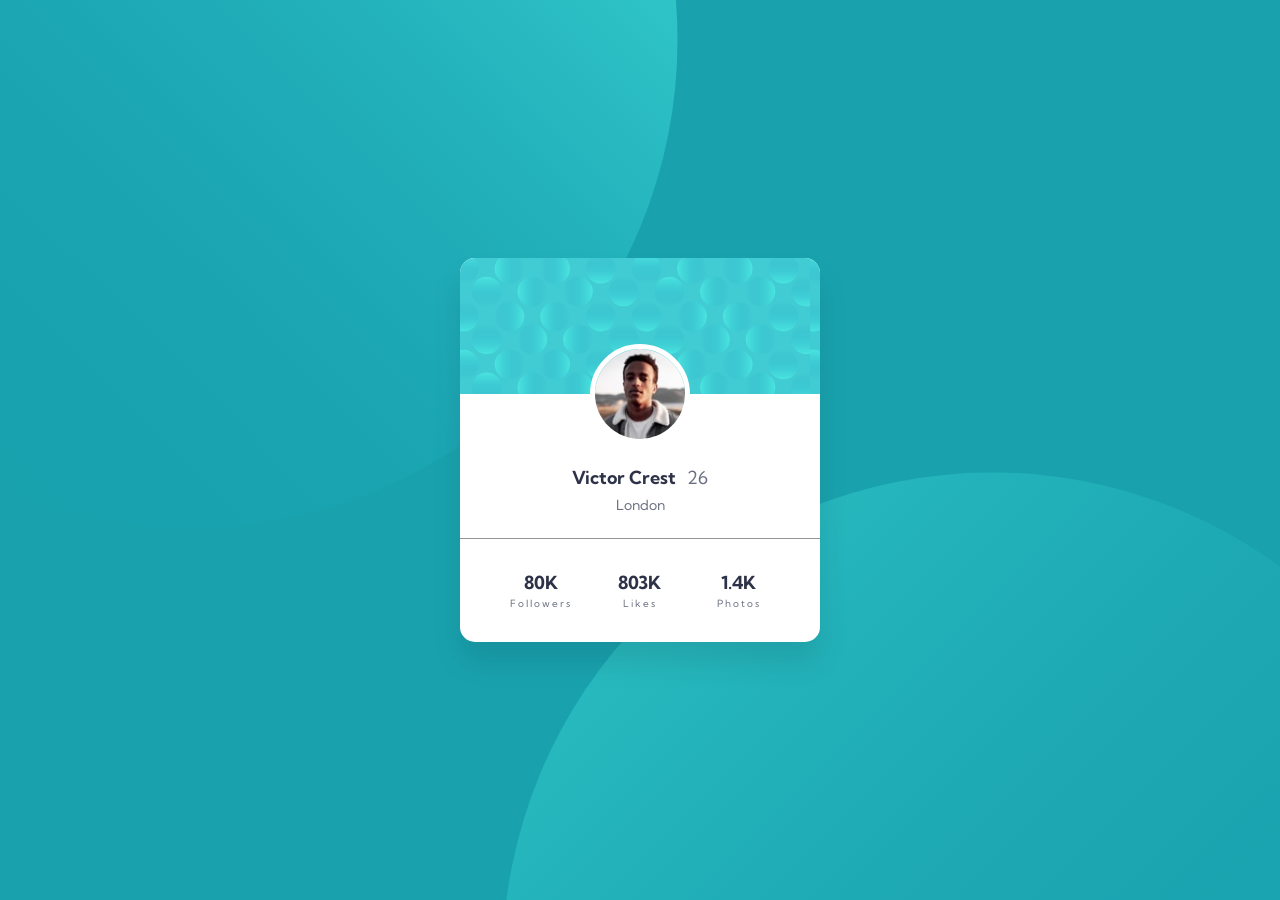
<file: profile-card-component-main/index.html>
<!DOCTYPE html>
<html lang="en">
<head>
  <meta charset="UTF-8">
  <meta name="viewport" content="width=device-width, initial-scale=1.0">
  <link rel="icon" type="image/png" sizes="32x32" href="./images/favicon-32x32.png">
  <link rel="stylesheet" href="style.css">
  <title>Frontend Mentor | Profile card component</title>

</head>
<body>
    <main id="profile-card">

      <header class="profile-header">   
        <div class="profile-img">      
          <img src="images/image-victor.jpg" alt="Profile picture of Victor Crest">
        </div>
      </header>

      <article class="profile-text">
        <section class="profile-info">
          <h1 class="name"> Victor Crest <span class="age"> 26 </span> </h1>
          <p class="location"> London </p>
        </section>
  
        <section class="profile-stats">
          <div class="stats">
            <p> 80K </p>
            <p> Followers </p>
          </div>

          <div class="stats">
            <p> 803K </p>
            <p> Likes </p>
          </div>
  
          <div class="stats">
            <p> 1.4K </p>
            <p> Photos </p>
          </div>
        </section>

      </article>
  
    </main>

</body>
</html>
</file>
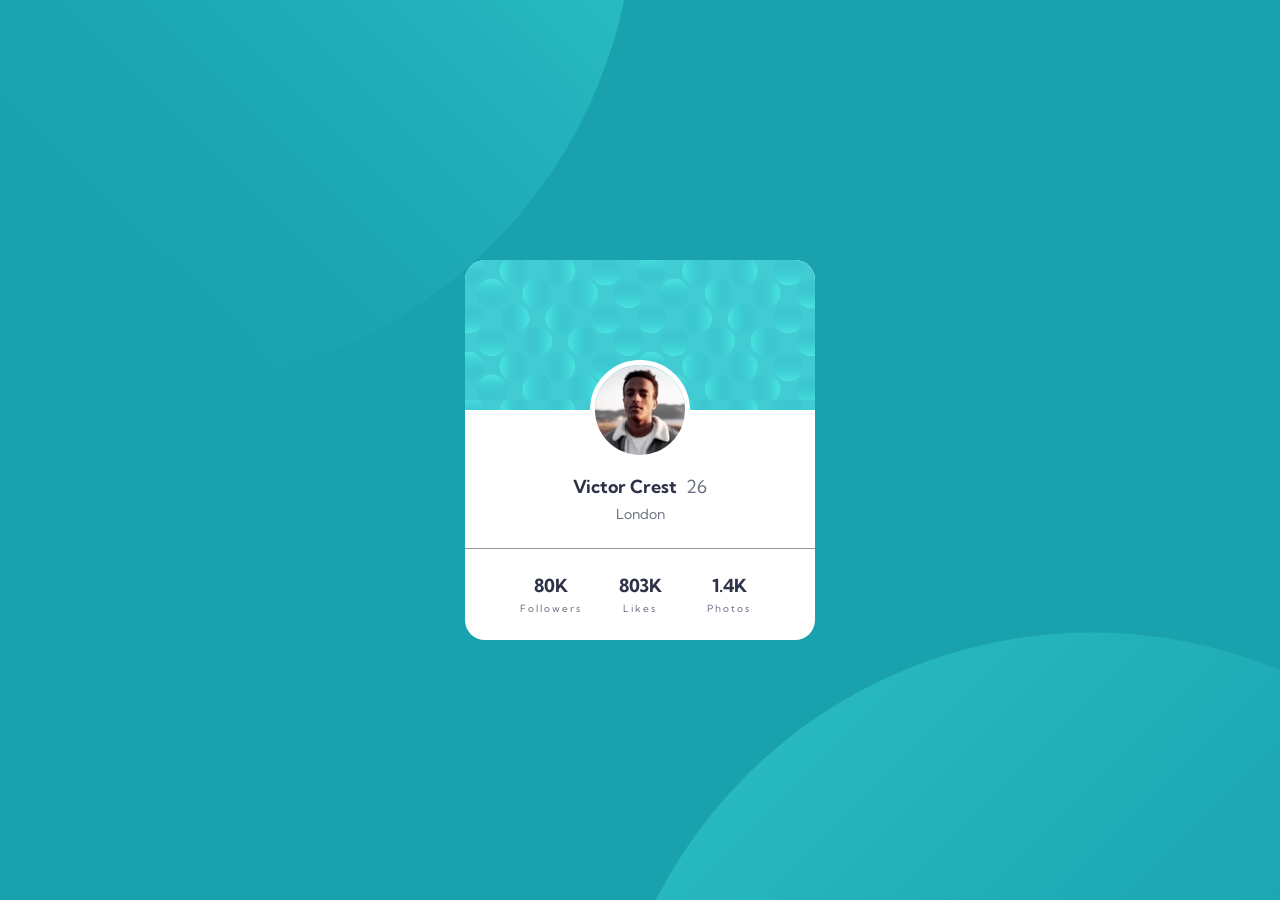
<file: profile-card-component-main/profile-card-component-main/index.html>
<!DOCTYPE html>
<html lang="en">
<head>
  <meta charset="UTF-8">
  <meta name="viewport" content="width=device-width, initial-scale=1.0"> <!-- displays site properly based on user's device -->

  <link rel="icon" type="image/png" sizes="32x32" href="./images/favicon-32x32.png">
  <link rel="stylesheet" href="style.css">

  <title>Frontend Mentor | Profile card component</title>

</head>
<body>
    <div id="profile_card">

      <div class="profile_header">     
        <div class="profile_img">      
          <img src="images/image-victor.jpg" alt="">
        </div>
      </div>

      <div class="profile_text">
        <div class="profile_info">
          <p class="name"> <span> Victor Crest </span> 26</p>
          <p class="location"> London </p>
        </div>
  
        <div class="profile_stats">
          <div class="stats">
            <p> 80K </p>
            <p> Followers </p>
          </div>
  
          <div class="stats">
            <p> 803K </p>
            <p> Likes </p>
          </div>
  
          <div class="stats">
            <p> 1.4K </p>
            <p> Photos </p>
          </div>
        </div>
      </div>
  
    </div>

</body>
</html>
</file>
<file: profile-card-component-main/style.css>
@import url('https://fonts.googleapis.com/css2?family=Kumbh+Sans:wght@100..900&display=swap');
* {
    padding: 0;
    margin: 0;
    box-sizing: border-box;
}

:root {
    --Dark_cyan: hsl(185, 75%, 39%);
    --Very_dark_blue: hsl(229, 23%, 23%);
    --Dark_grayish_blue: hsl(227, 10%, 46%);
    --Dark_gray: hsl(0, 0%, 59%);
}

body {
    display: flex;
    align-items: center;
    justify-content: center;
    min-height: 100vh;
    background-color: var(--Dark_cyan);
    background-image: url("./images/bg-pattern-top.svg"), url("./images/bg-pattern-bottom.svg");
    background-position: top -450px left -300px, bottom -550px right -200px;
    background-repeat: no-repeat;

    font-family: "Kumbh Sans", system-ui;
}

/*card container*/
#profile-card {
    max-width: 360px;
    width: 100%;
    border-radius: 15px;
    background: white;
    box-shadow: 0 20px 30px rgba(0, 0, 0, 0.1);

    text-align: center;
}

/*banner*/
.profile-header {
    background: url("./images/bg-pattern-card.svg");
    width: 100%;
    height: 8.5rem;
    border-radius: 15px 15px 0 0;
    position: relative;
}

/*avatar*/
.profile-img img {
    width: 100px;
    height: 100px;
    border-radius: 50%;
    border: 5px solid white;

    position: absolute;
    bottom: 0;
    left: 50%;
    transform: translate(-50%,50%)
}

/*info*/
.profile-info {
    margin-top: 4.5rem;
    padding-bottom: 1.5rem;  
    border-bottom: 0.2px solid var(--Dark_gray);
}

.profile-info .name {
    font-size: 18px;
    font-weight: bold;
    color: var(--Very_dark_blue)
}
.profile-info .age {
    margin-left: 0.4rem;

    color: var(--Dark_grayish_blue);
    font-weight: 400;
}

.profile-info .location {
    margin-top: 0.4rem;

    color: var(--Dark_grayish_blue);
    font-size: 14px;
}

/*stats*/
.profile-stats {
    display: grid;
    grid-template-columns: 1fr 1fr 1fr;
    padding: 2rem; 
}
/*if using flex-box 
.profile-stats {
    display: flex;
    justify-content: space-around;
    padding: 2rem;
}
.stats {
    width: 30%;
}
*/
.stats p:first-child {
    margin-bottom: 0.2rem;

    color: var(--Very_dark_blue);
    font-size: 18px;
    font-weight: bold;
}
.stats p:last-child {
    color: var(--Dark_grayish_blue);
    font-size: 10px;
    letter-spacing: 0.2em;
}

@media (max-width: 480px) {
body {
    background-position: top -450px left -750px, bottom -550px right -650px;
}
#profile-card {
    width: 85%;
}
}
</file>
<file: profile-card-component-main/profile-card-component-main/style.css>
@import url('https://fonts.googleapis.com/css2?family=Kumbh+Sans:wght@100..900&display=swap');
* {
    padding: 0;
    margin: 0;
    box-sizing: border-box;
}

:root {
    --Dark_cyan: hsl(185, 75%, 39%);
    --Very_dark_blue: hsl(229, 23%, 23%);
    --Dark_grayish_blue: hsl(227, 10%, 46%);
    --Dark_gray: hsl(0, 0%, 59%);
}

body {
    display: flex;
    align-items: center;
    justify-content: center;

    min-height: 100vh;
    background-color: var(--Dark_cyan);
    background-image: url("./images/bg-pattern-top.svg"), url("./images/bg-pattern-bottom.svg");
    background-position: top -590px left -343px, bottom -710px right -300px;
    background-repeat: no-repeat;

    font-family: "Kumbh Sans", system-ui;
}

#profile_card {
    width: 350px;
    height: 380px;
    border-radius: 20px;
    background: white;
}

.profile_header {
    background: url("./images/bg-pattern-card.svg");
    width: 350px;
    height: 150px;
    border-radius: 20px 20px 0 0;
    position: relative;
}

.profile_img img {
    width: 100px;
    height: 100px;
    border-radius: 50%;
    border: 5px solid white;

    position: absolute;
    bottom: 0;
    left: 50%;
    transform: translate(-50%,50%)
}

.profile_text {
    margin-top: 65px;

    text-align: center;
}

.profile_info {
    padding-bottom: 25px;  
    border-bottom: 0.5px solid var(--Dark_gray);
}

.profile_info .name {
    margin-bottom: 7px;

    font-size: 18px;
    color: var(--Dark_grayish_blue)
}

.profile_info .name span {
    margin-right: 4.5px;
    color: var(--Very_dark_blue);
    font-weight: 700;
}

.profile_info .location {
    color: var(--Dark_grayish_blue);
    font-weight: 400;
    font-size: 14px;
}

.profile_stats {
    margin-top: 25px;
}

.profile_stats .stats {
    width: 85px;
    display: inline-block;
}

.profile_stats .stats p:first-child {
    margin-bottom: 5px;

    color: var(--Very_dark_blue);
    font-size: 18px;
    font-weight: 700;
}

.profile_stats .stats p:last-child {
    color: var(--Dark_grayish_blue);
    font-size: 10px;
    letter-spacing: 0.2em;
}
</file>
